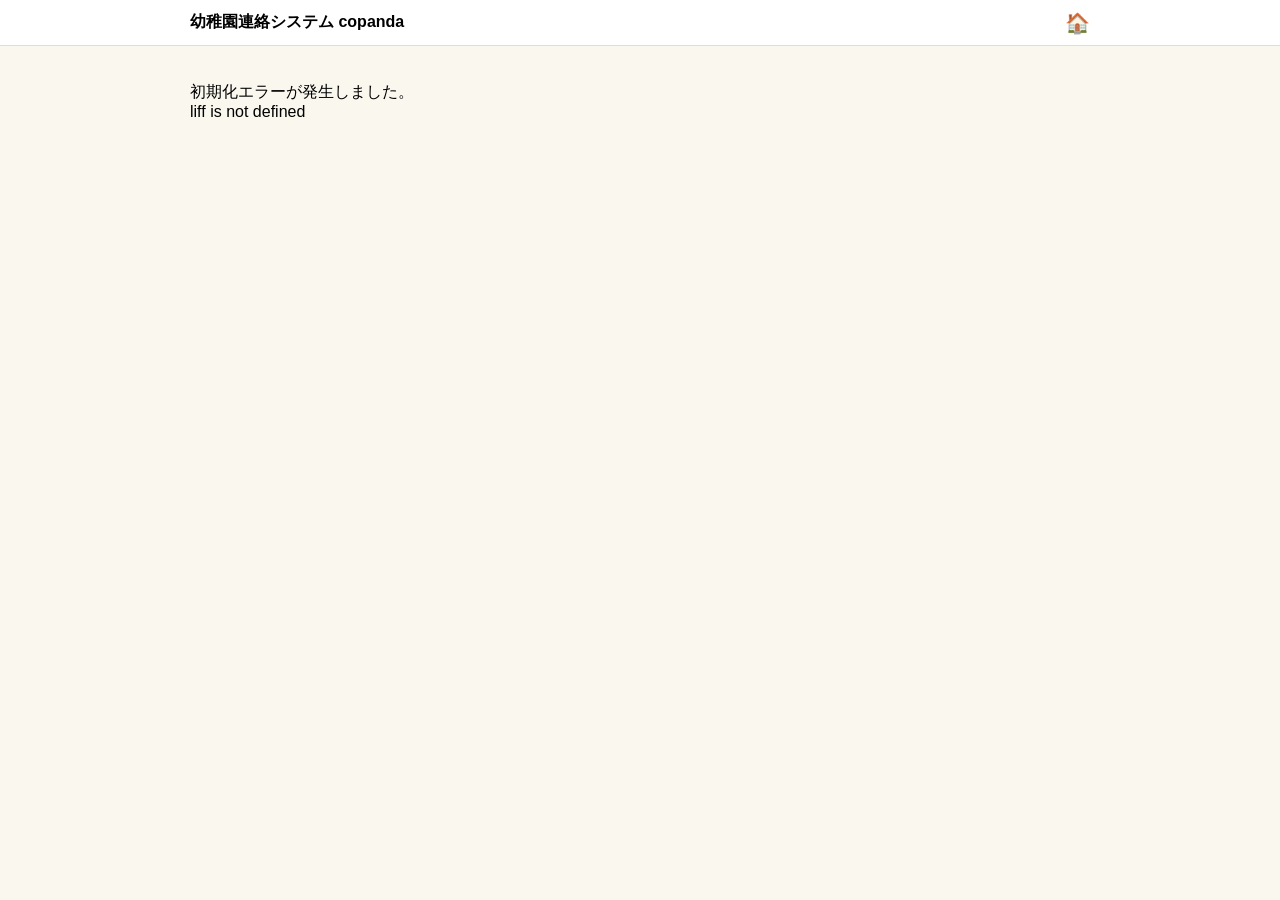
<file: index.html>
<!DOCTYPE html>
<html lang="ja">
<head>
    <meta charset="UTF-8" />
    <meta name="viewport" content="width=device-width, initial-scale=1.0">
    <title>幼稚園連絡サービス</title>

    <link rel="stylesheet" href="./css/base.css?v=3" />

    <script src="js/env.js"></script>
    <script src="https://static.line-scdn.net/liff/edge/versions/2.31.2/sdk.js"></script>
    <script src="js/app.js"></script>
    
</head>

<body>
  <header class="app-header">
    <div class="header-inner">
      <span class="app-title">幼稚園連絡システム copanda</span>
      <a href="index.html" class="home-link" aria-label="ホームへ戻る">🏠</a>
    </div>
  </header>

  <main class="page-container">

    <!-- 読み込み中 -->
    <div id="loading">
        <p>読み込み中...</p>
    </div>

    <!-- メニュー（初期は隠す） -->
    <div id="menu" style="display:none;">

        <h3 id="guardianName"></h3>
        <p>連絡内容を選択してください</p>

        <div class="menu-container">
            <a class="menu-btn" href="contact_form.html?type=欠席">欠席</a>
            <a class="menu-btn" href="contact_form.html?type=遅刻">遅刻</a>
            <a class="menu-btn" href="contact_form.html?type=早退">早退</a>
            <a class="menu-btn" href="contact_form.html?type=預かり保育">預かり保育</a>
            <a class="menu-btn" href="contact_form.html?type=長期">(長期休み)預かり保育</a>
            <a class="menu-btn" href="contact_form.html?type=園バス">バスキャンセル</a>
        </div>
        <hr/>
        <!-- ★ 本日以降の連絡一覧エリア -->
        <div id="upcomingBox" style="margin-top: 30px;">
            <h4>本日以降の連絡</h4>
            <ul id="contactList"></ul>
        </div>
        <a href="contact_list.html">連絡履歴を見る</a>

    </div>

</main>

</body>
</html>
</file>
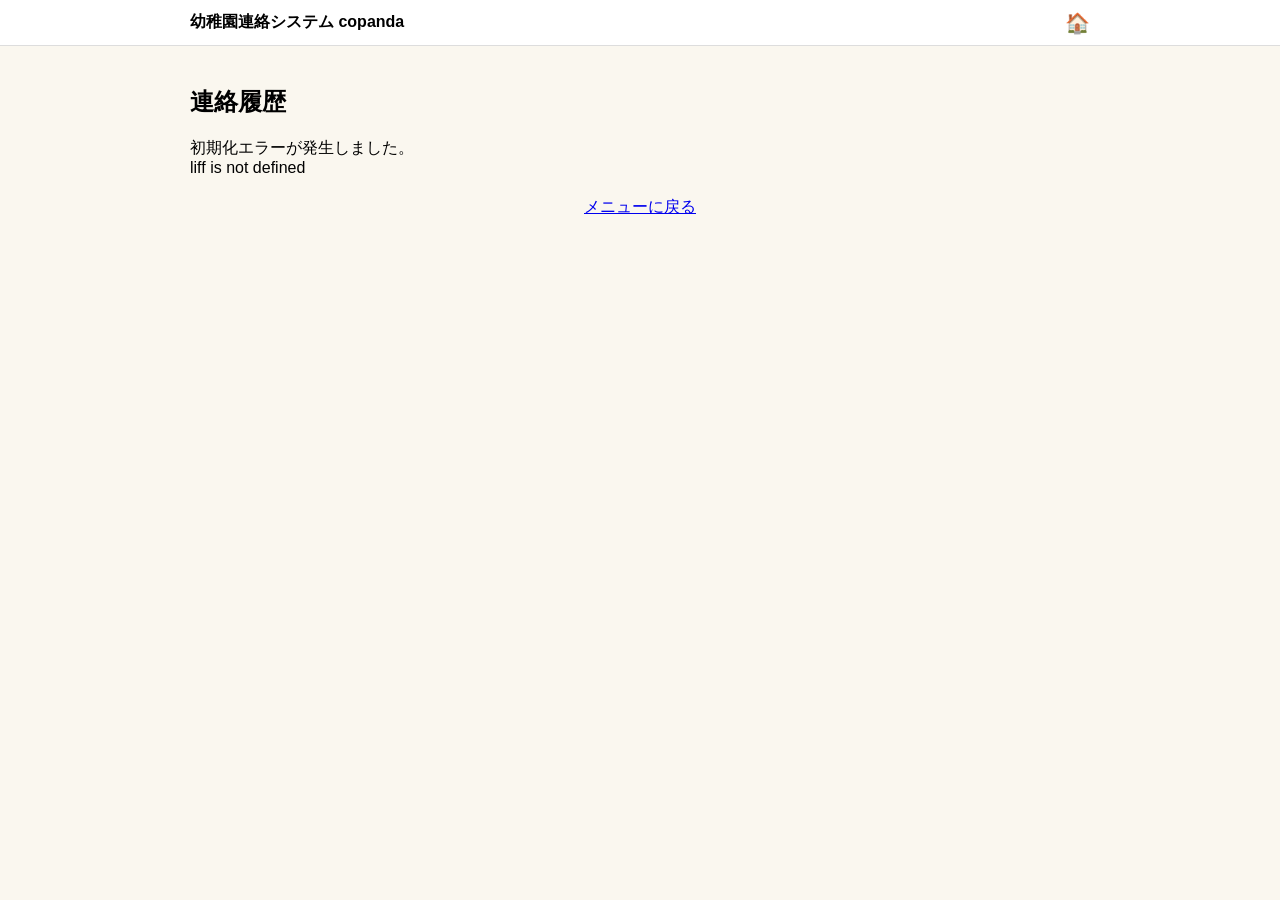
<file: contact_list.html>
<!DOCTYPE html>
<html lang="ja">
<head>
    <meta charset="UTF-8" />
    <meta name="viewport" content="width=device-width, initial-scale=1.0">
    <title>連絡履歴</title>

    <link rel="stylesheet" href="./css/base.css?v=3" />
    <script src="js/env.js"></script>
    <script src="https://static.line-scdn.net/liff/edge/versions/2.31.2/sdk.js"></script>
    <script src="js/app.js"></script>
</head>

<body>
  <header class="app-header">
    <div class="header-inner">
      <span class="app-title">幼稚園連絡システム copanda</span>
      <a href="index.html" class="home-link" aria-label="ホームへ戻る">🏠</a>
    </div>
  </header>
<main>
<div class="page-container">
<h2 class="page-title">連絡履歴</h2>
    <div id="loading">
        <p>読み込み中...</p>
    </div>

    <div id="historyBox" style="display:none;">
        <ul id="historyList"></ul>
    </div>

    <p style="text-align:center; margin-top:20px;">
        <a href="index.html">メニューに戻る</a>
    </p>

</div>
</main>

</body>
</html>
</file>
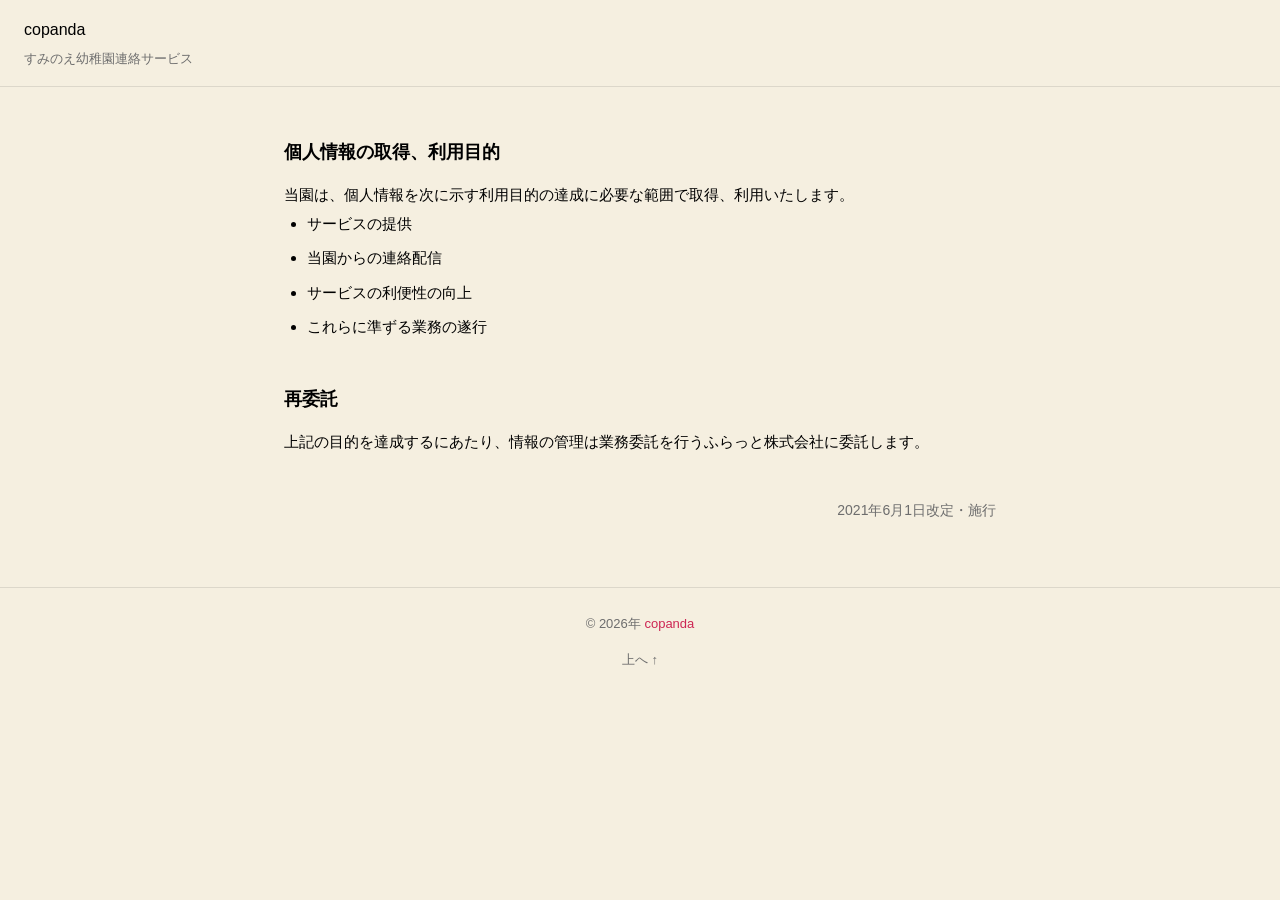
<file: privacy.html>
<!DOCTYPE html>
<html lang="ja">
<head>
  <meta charset="UTF-8">
  <meta name="viewport" content="width=device-width, initial-scale=1.0">
  <title>個人情報の利用目的 – copanda</title>
  <style>
    *, *::before, *::after { box-sizing: border-box; margin: 0; padding: 0; }

    body {
      background-color: #f5efe0;
      color: #000000;
      font-family: sans-serif;
      font-size: 16px;
      line-height: 1.8;
    }

    /* ヘッダー */
    #site-header {
      background-color: #f5efe0;
      border-bottom: 1px solid #dcd7ca;
      padding: 16px 24px;
    }
    .site-title a {
      font-size: 14px;
      font-weight: bold;
      color: #000000;
      text-decoration: none;
    }
    .site-description {
      font-size: 13px;
      color: #6d6d6d;
      margin-top: 2px;
    }

    /* メインコンテンツ */
    #site-content {
      max-width: 760px;
      margin: 0 auto;
      padding: 48px 24px 64px;
    }

    /* 個人情報本文 */
    #privacy {
      font-size: 15px;
      line-height: 1.9;
    }

    #privacy p.title {
      font-size: 18px;
      font-weight: bold;
      margin-top: 40px;
      margin-bottom: 12px;
      color: #000000;
    }

    #privacy > p.title:first-child {
      margin-top: 0;
    }

    #privacy ul {
      padding-left: 1.5em;
      margin-bottom: 12px;
    }

    #privacy ul li {
      margin-bottom: 6px;
    }

    #privacy p.right {
      text-align: right;
      margin-top: 40px;
      color: #6d6d6d;
      font-size: 14px;
    }

    /* フッター */
    #site-footer {
      border-top: 1px solid #dcd7ca;
      padding: 24px;
      text-align: center;
    }

    .footer-copyright {
      font-size: 13px;
      color: #6d6d6d;
    }

    .footer-copyright a {
      color: #cd2653;
      text-decoration: none;
    }

    .to-the-top {
      display: block;
      text-align: center;
      margin-top: 12px;
      font-size: 13px;
      color: #6d6d6d;
      text-decoration: none;
    }

    a { color: #cd2653; }
  </style>
</head>
<body>

  <header id="site-header">
    <div class="site-title">copanda</div>
    <div class="site-description">すみのえ幼稚園連絡サービス</div>
  </header>

  <main id="site-content">
    <div id="privacy">

      <p class="title">個人情報の取得、利用目的</p>
      当園は、個人情報を次に示す利用目的の達成に必要な範囲で取得、利用いたします。
      <ul>
        <li>サービスの提供</li>
        <li>当園からの連絡配信</li>
        <li>サービスの利便性の向上</li>
        <li>これらに準ずる業務の遂行</li>
      </ul>

      <p class="title">再委託</p>
      上記の目的を達成するにあたり、情報の管理は業務委託を行うふらっと株式会社に委託します。

      <p class="right">2021年6月1日改定・施行</p>
    </div>
  </main>

  <footer id="site-footer">
    <div class="section-inner">
      <p class="footer-copyright">&copy; 2026年 <a href="#">copanda</a></p>
      <a class="to-the-top" href="#site-header">上へ ↑</a>
    </div>
  </footer>

</body>
</html>
</file>
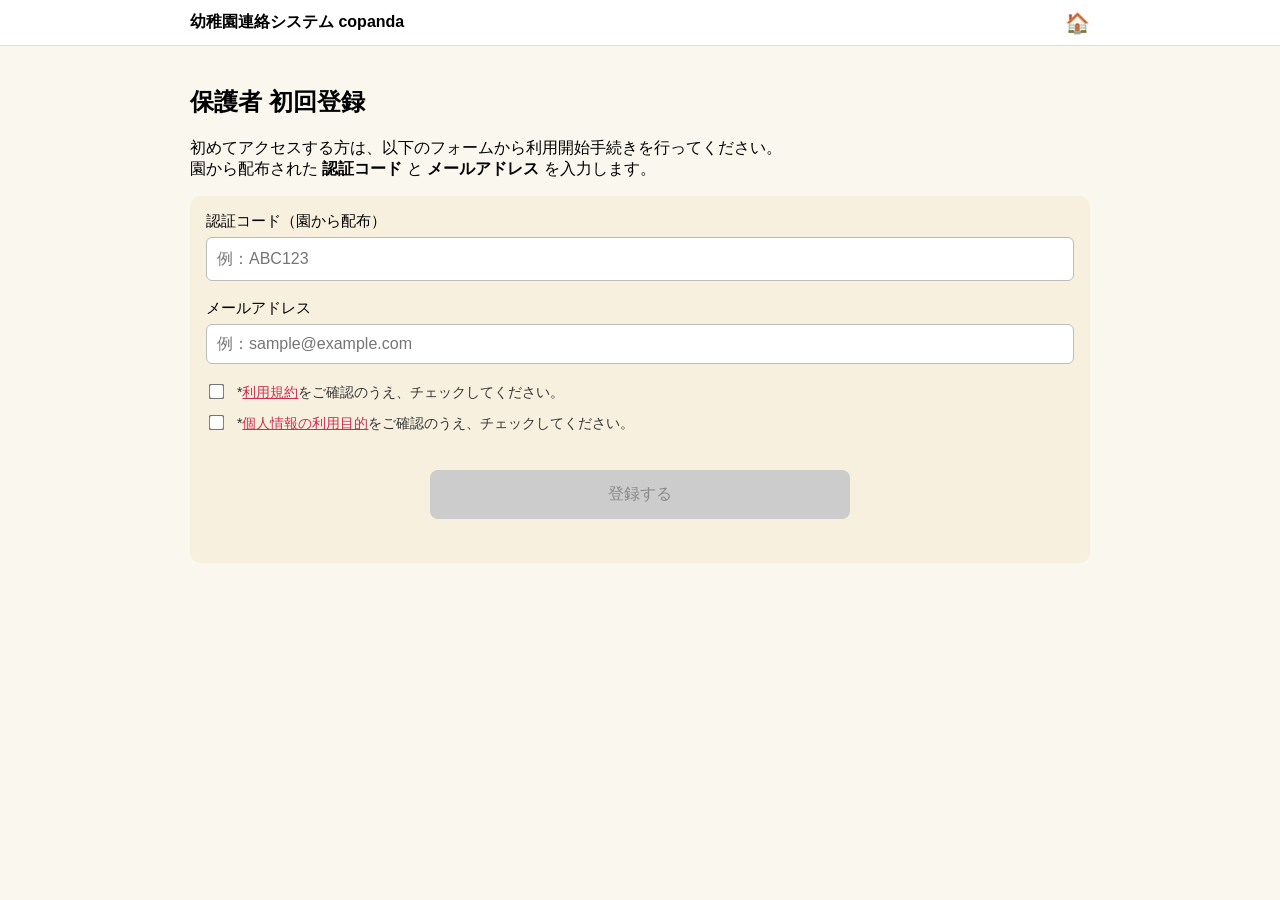
<file: register_guardian.html>
<!DOCTYPE html>
<html lang="ja">
<head>
  <meta charset="UTF-8" />
  <meta name="viewport" content="width=device-width, initial-scale=1.0">
  <title>保護者 初回登録</title>
  <link rel="stylesheet" href="./css/base.css" />
  <!-- LIFF SDK（直アクセス対策済み構成） -->
  <script src="js/env.js"></script>
  <script src="https://static.line-scdn.net/liff/edge/versions/2.31.2/sdk.js"></script>
  <script src="js/app.js"></script>
</head>
<body>
<header class="app-header">
  <div class="header-inner">
    <span class="app-title">幼稚園連絡システム copanda</span>
    <a href="index.html" class="home-link" aria-label="ホームへ戻る">🏠</a>
  </div>
</header>
<main class="page-container">
  <h2 class="page-title">保護者 初回登録</h2>
  <p>
    初めてアクセスする方は、以下のフォームから利用開始手続きを行ってください。<br>
    園から配布された <strong>認証コード</strong> と <strong>メールアドレス</strong> を入力します。
  </p>
  <section class="form-section">
    <div class="row">
      <label for="authCode">認証コード（園から配布）</label>
      <input
        type="text"
        id="authCode"
        placeholder="例：ABC123"
        autocomplete="one-time-code"
      />
    </div>
    <div class="row">
      <label for="email">メールアドレス</label>
      <input
        type="email"
        id="email"
        placeholder="例：sample@example.com"
        autocomplete="email"
      />
    </div>
    <div class="row">
      <div class="checkbox-row">
        <input type="checkbox" id="agreeTerms" />
        <label for="agreeTerms">
          *<a href="./terms.html" target="_blank">利用規約</a>をご確認のうえ、チェックしてください。
        </label>
      </div>
      <div class="checkbox-row">
        <input type="checkbox" id="agreePrivacy" />
        <label for="agreePrivacy">
          *<a href="./privacy.html" target="_blank">個人情報の利用目的</a>をご確認のうえ、チェックしてください。
        </label>
      </div>
    </div>
    <div class="btn-row">
      <button id="btnRegister" class="menu-btn">
        登録する
      </button>
    </div>
    <p id="msg" aria-live="polite"></p>
  </section>
</main>
<script>
  // チェックボックス未チェック時に登録ボタンを無効化
  const agreeTerms = document.getElementById("agreeTerms");
  const agreePrivacy = document.getElementById("agreePrivacy");
  const btnRegister = document.getElementById("btnRegister");

  function updateButtonState() {
    btnRegister.disabled = !(agreeTerms.checked && agreePrivacy.checked);
  }

  agreeTerms.addEventListener("change", updateButtonState);
  agreePrivacy.addEventListener("change", updateButtonState);

  // 初期状態はボタン無効
  updateButtonState();
</script>
</body>
</html>
</file>
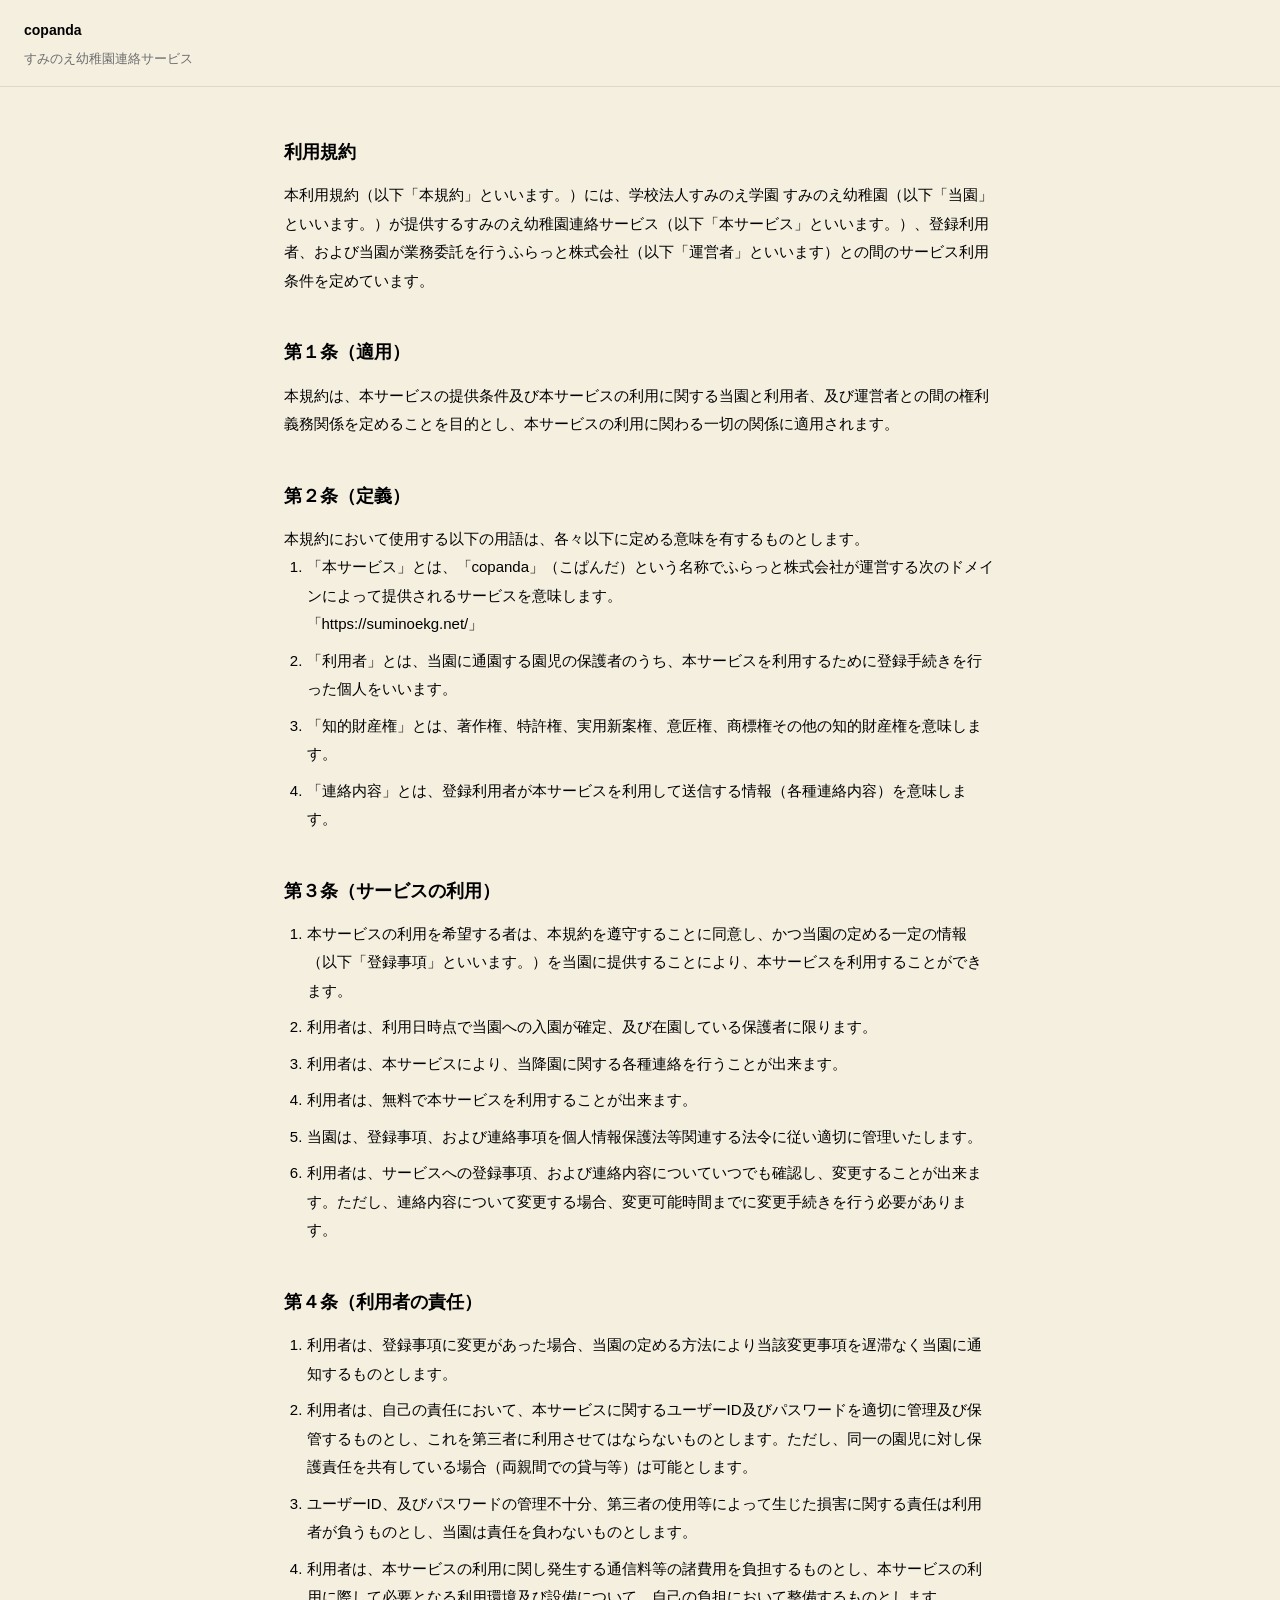
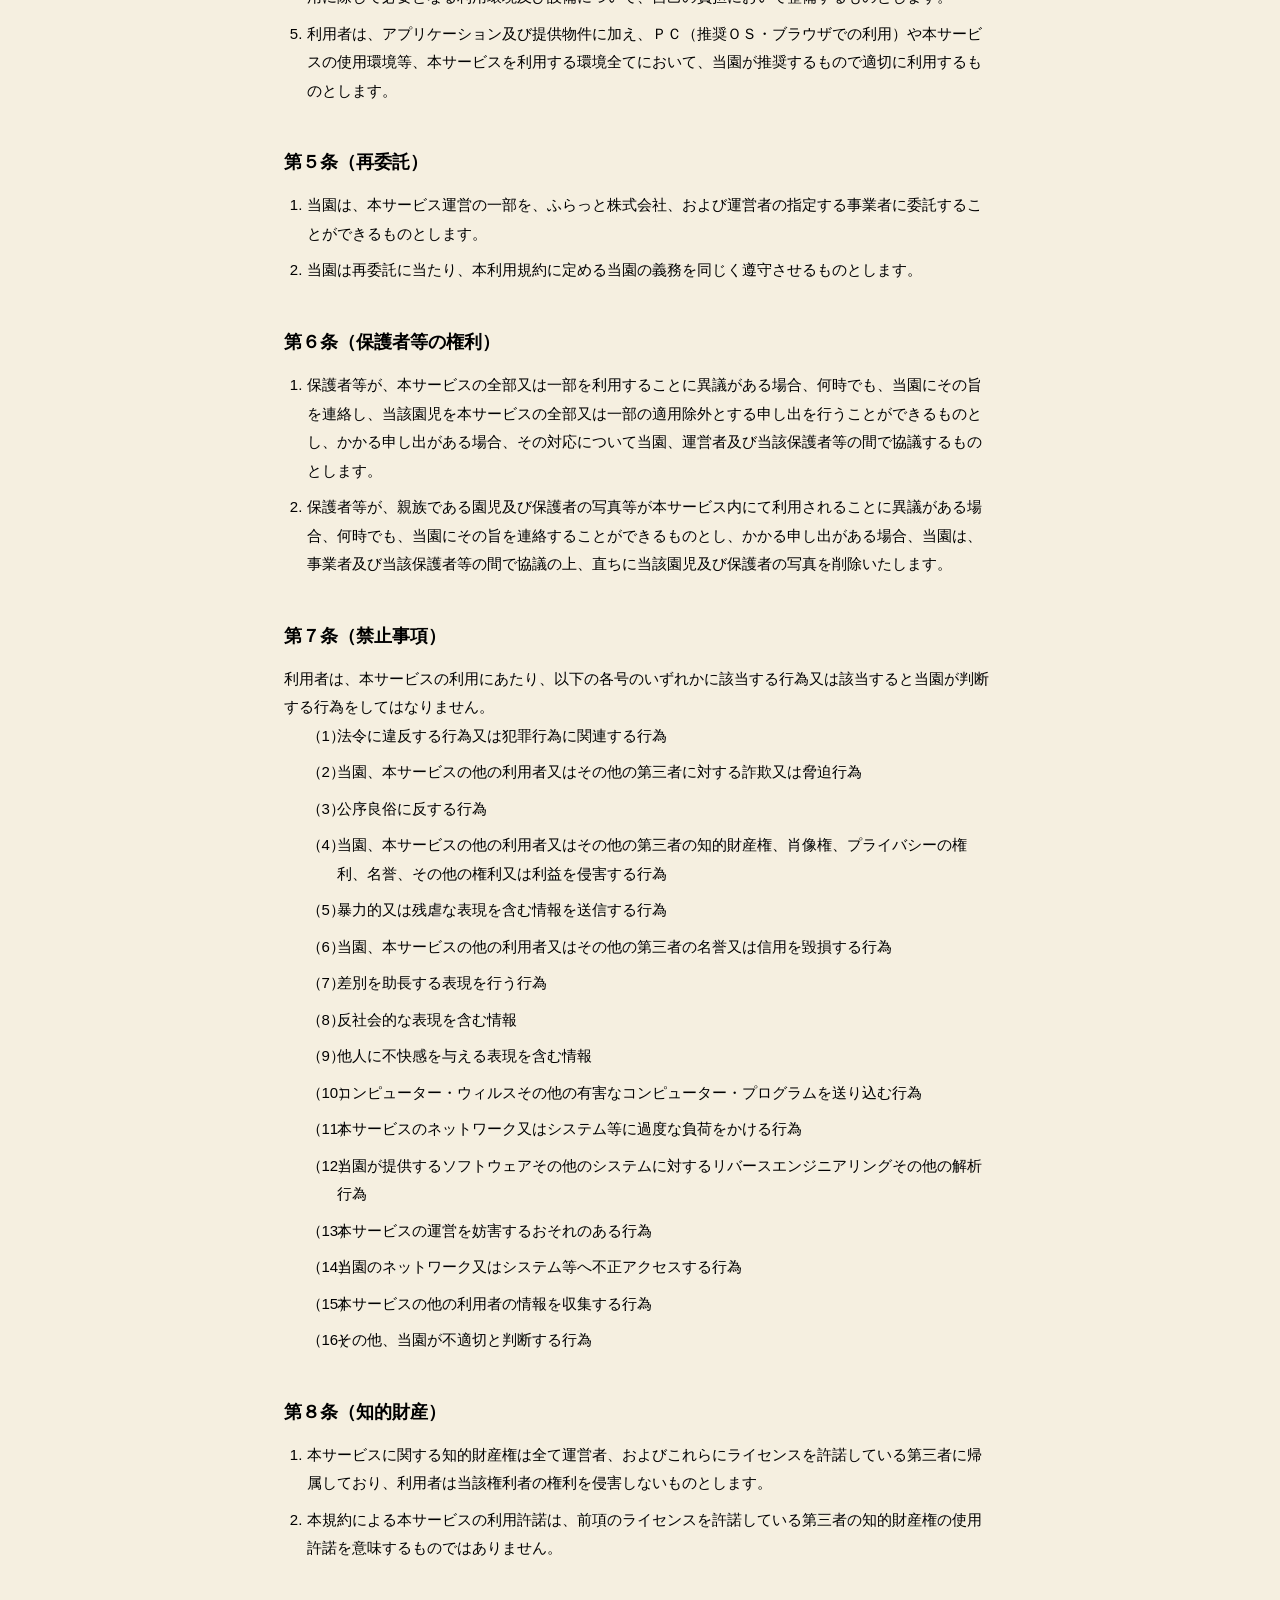
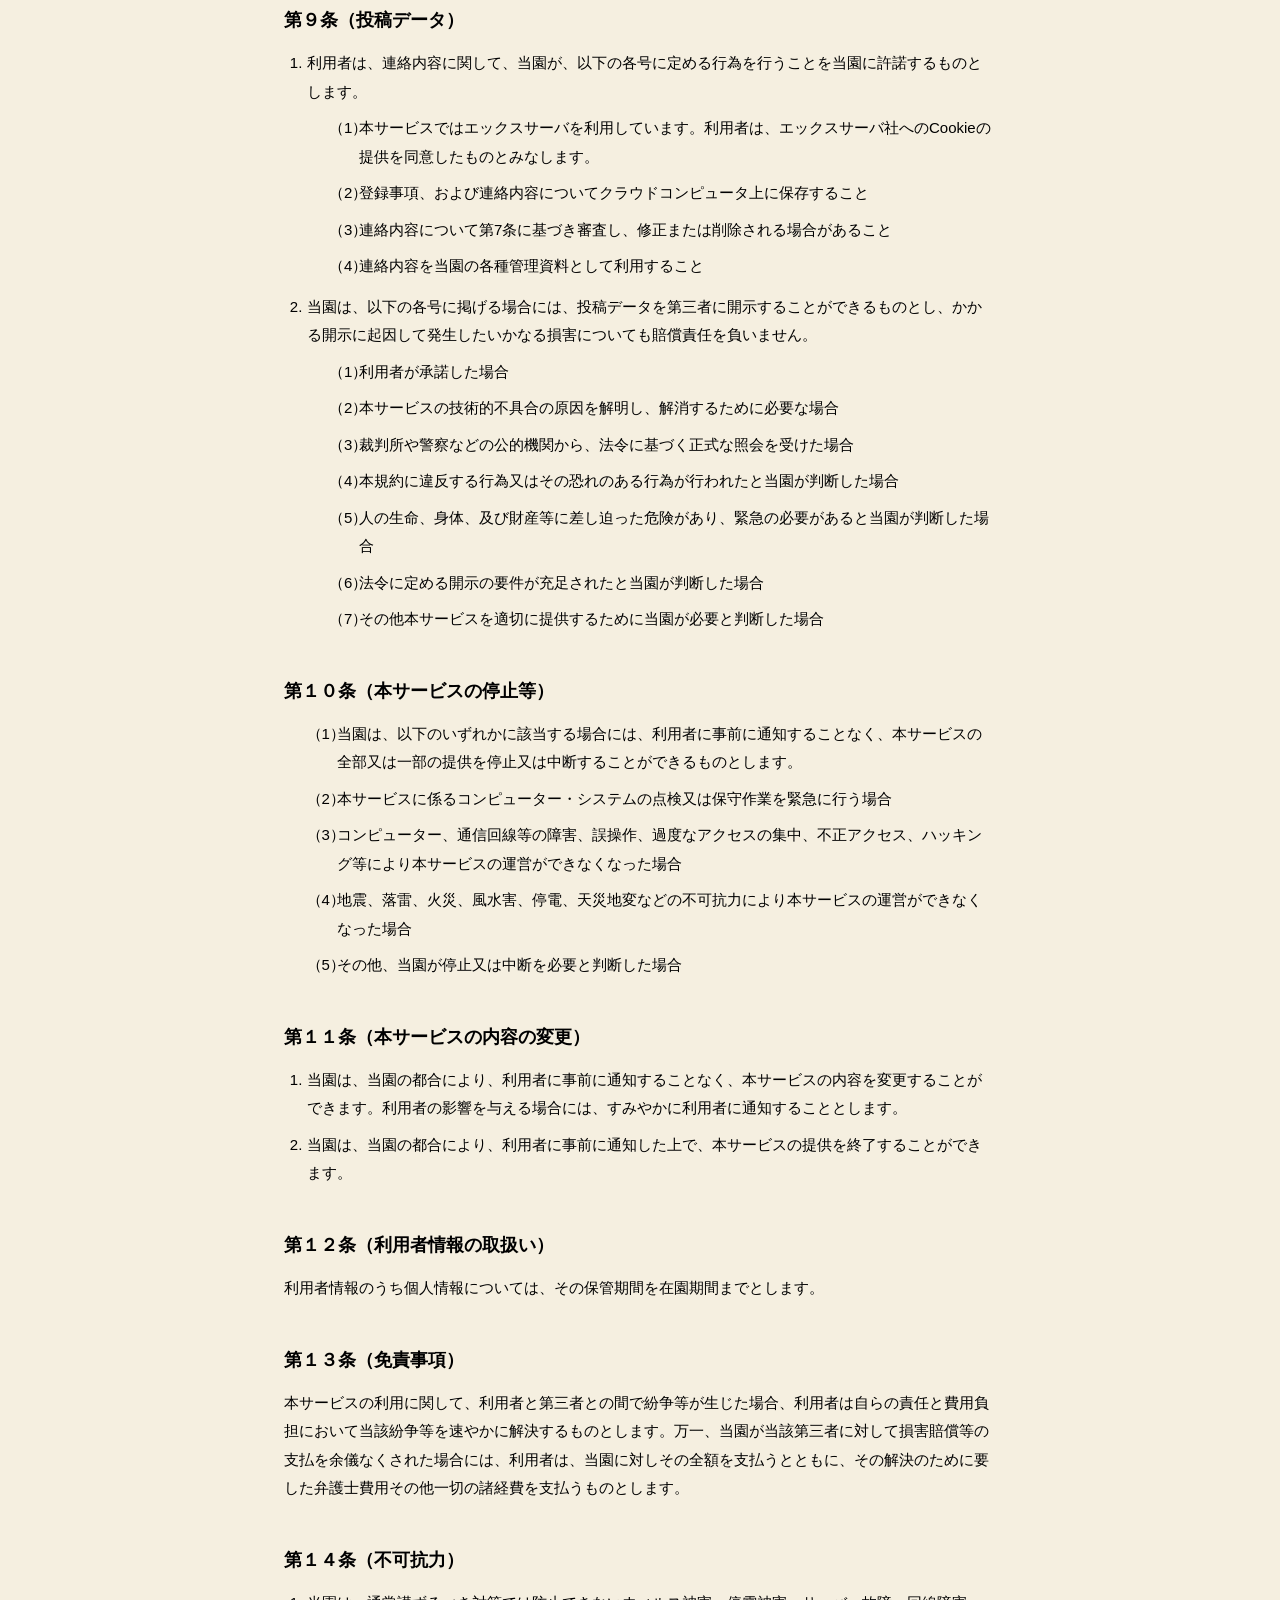
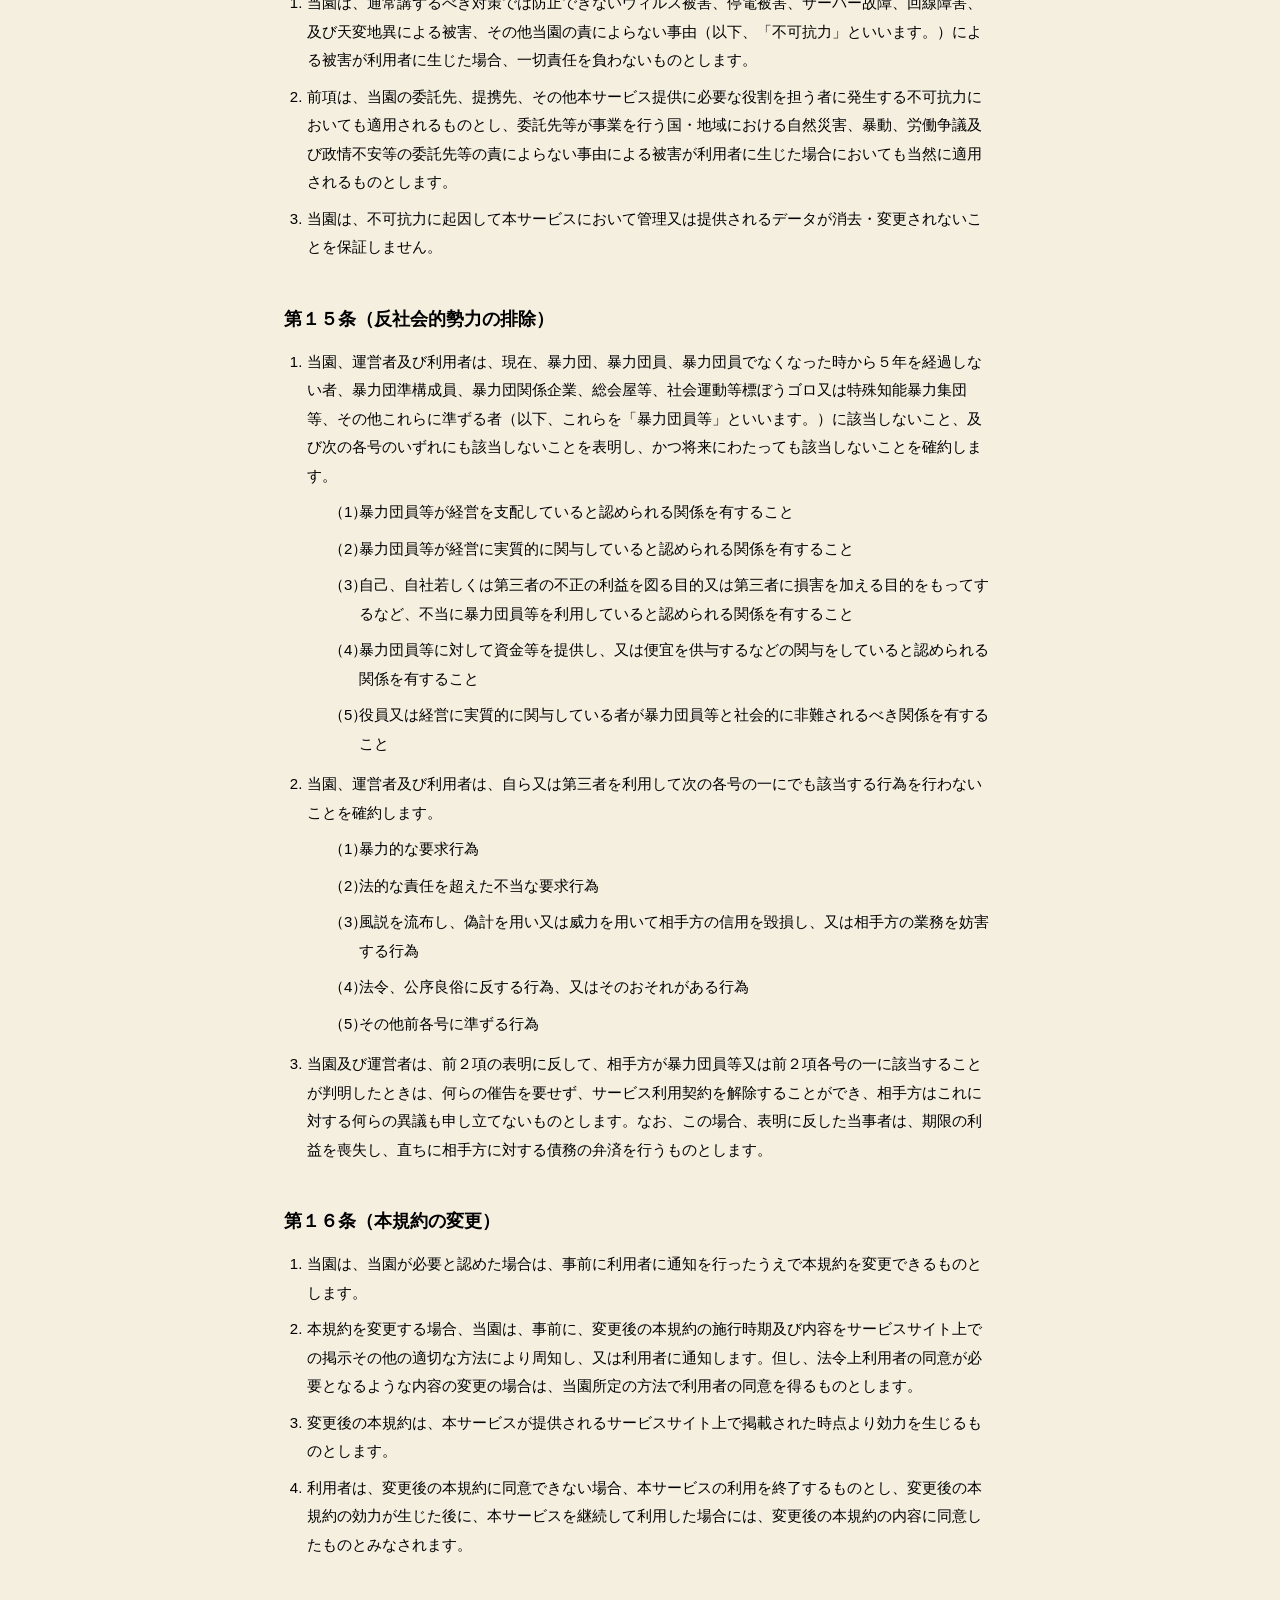
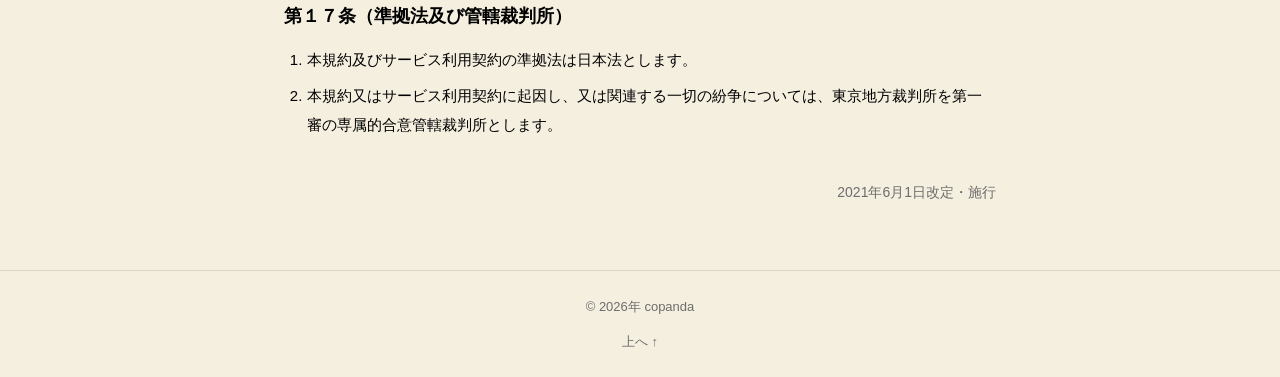
<file: terms.html>
<!DOCTYPE html>
<html lang="ja">
<head>
  <meta charset="UTF-8">
  <meta name="viewport" content="width=device-width, initial-scale=1.0">
  <title>利用規約 – copanda</title>
  <style>
    *, *::before, *::after { box-sizing: border-box; margin: 0; padding: 0; }

    body {
      background-color: #f5efe0;
      color: #000000;
      font-family: sans-serif;
      font-size: 16px;
      line-height: 1.8;
    }

    /* ヘッダー */
    #site-header {
      background-color: #f5efe0;
      border-bottom: 1px solid #dcd7ca;
      padding: 16px 24px;
    }
    .site-title a {
      font-size: 14px;
      font-weight: bold;
      color: #000000;
      text-decoration: none;
    }
    .site-description {
      font-size: 13px;
      color: #6d6d6d;
      margin-top: 2px;
    }

    /* メインコンテンツ */
    #site-content {
      max-width: 760px;
      margin: 0 auto;
      padding: 48px 24px 64px;
    }

    /* 利用規約本文 */
    #terms_of_use {
      font-size: 15px;
      line-height: 1.9;
    }

    #terms_of_use p.title {
      font-size: 18px;
      font-weight: bold;
      margin-top: 40px;
      margin-bottom: 12px;
      color: #000000;
    }

    #terms_of_use > p.title:first-child {
      margin-top: 0;
    }

    #terms_of_use ol {
      padding-left: 1.5em;
      margin-bottom: 12px;
    }

    #terms_of_use ol li {
      margin-bottom: 8px;
    }

    #terms_of_use ol.kakko {
      list-style: none;
      padding-left: 1.5em;
      counter-reset: kakko-counter;
    }

    #terms_of_use ol.kakko > li {
      counter-increment: kakko-counter;
      position: relative;
      padding-left: 2em;
    }

    #terms_of_use ol.kakko > li::before {
      content: "（" counter(kakko-counter) "）";
      position: absolute;
      left: 0;
    }

    #terms_of_use ol ol {
      margin-top: 8px;
    }

    #terms_of_use p.right {
      text-align: right;
      margin-top: 40px;
      color: #6d6d6d;
      font-size: 14px;
    }

    /* フッター */
    #site-footer {
      border-top: 1px solid #dcd7ca;
      padding: 24px;
      text-align: center;
    }

    .footer-copyright {
      font-size: 13px;
      color: #6d6d6d;
    }

    .footer-copyright a {
      color: #cd2653;
      text-decoration: none;
    }

    .to-the-top {
      display: block;
      text-align: center;
      margin-top: 12px;
      font-size: 13px;
      color: #6d6d6d;
      text-decoration: none;
    }

    a { color: #cd2653; }
  </style>
</head>
<body>

  <header id="site-header">
    <div class="site-title"><a href="#">copanda</a></div>
    <div class="site-description">すみのえ幼稚園連絡サービス</div>
  </header>

  <main id="site-content">
    <div id="terms_of_use">

      <p class="title">利用規約</p>
      本利用規約（以下「本規約」といいます。）には、学校法人すみのえ学園 すみのえ幼稚園（以下「当園」といいます。）が提供するすみのえ幼稚園連絡サービス（以下「本サービス」といいます。）、登録利用者、および当園が業務委託を行うふらっと株式会社（以下「運営者」といいます）との間のサービス利用条件を定めています。

      <p class="title">第１条（適用）</p>
      本規約は、本サービスの提供条件及び本サービスの利用に関する当園と利用者、及び運営者との間の権利義務関係を定めることを目的とし、本サービスの利用に関わる一切の関係に適用されます。

      <p class="title">第２条（定義）</p>
      本規約において使用する以下の用語は、各々以下に定める意味を有するものとします。
      <ol>
        <li>「本サービス」とは、「copanda」（こぱんだ）という名称でふらっと株式会社が運営する次のドメインによって提供されるサービスを意味します。<br>「https://suminoekg.net/」</li>
        <li>「利用者」とは、当園に通園する園児の保護者のうち、本サービスを利用するために登録手続きを行った個人をいいます。</li>
        <li>「知的財産権」とは、著作権、特許権、実用新案権、意匠権、商標権その他の知的財産権を意味します。</li>
        <li>「連絡内容」とは、登録利用者が本サービスを利用して送信する情報（各種連絡内容）を意味します。</li>
      </ol>

      <p class="title">第３条（サービスの利用）</p>
      <ol>
        <li>本サービスの利用を希望する者は、本規約を遵守することに同意し、かつ当園の定める一定の情報（以下「登録事項」といいます。）を当園に提供することにより、本サービスを利用することができます。</li>
        <li>利用者は、利用日時点で当園への入園が確定、及び在園している保護者に限ります。</li>
        <li>利用者は、本サービスにより、当降園に関する各種連絡を行うことが出来ます。</li>
        <li>利用者は、無料で本サービスを利用することが出来ます。</li>
        <li>当園は、登録事項、および連絡事項を個人情報保護法等関連する法令に従い適切に管理いたします。</li>
        <li>利用者は、サービスへの登録事項、および連絡内容についていつでも確認し、変更することが出来ます。ただし、連絡内容について変更する場合、変更可能時間までに変更手続きを行う必要があります。</li>
      </ol>

      <p class="title">第４条（利用者の責任）</p>
      <ol>
        <li>利用者は、登録事項に変更があった場合、当園の定める方法により当該変更事項を遅滞なく当園に通知するものとします。</li>
        <li>利用者は、自己の責任において、本サービスに関するユーザーID及びパスワードを適切に管理及び保管するものとし、これを第三者に利用させてはならないものとします。ただし、同一の園児に対し保護責任を共有している場合（両親間での貸与等）は可能とします。</li>
        <li>ユーザーID、及びパスワードの管理不十分、第三者の使用等によって生じた損害に関する責任は利用者が負うものとし、当園は責任を負わないものとします。</li>
        <li>利用者は、本サービスの利用に関し発生する通信料等の諸費用を負担するものとし、本サービスの利用に際して必要となる利用環境及び設備について、自己の負担において整備するものとします。</li>
        <li>利用者は、アプリケーション及び提供物件に加え、ＰＣ（推奨ＯＳ・ブラウザでの利用）や本サービスの使用環境等、本サービスを利用する環境全てにおいて、当園が推奨するもので適切に利用するものとします。</li>
      </ol>

      <p class="title">第５条（再委託）</p>
      <ol>
        <li>当園は、本サービス運営の一部を、ふらっと株式会社、および運営者の指定する事業者に委託することができるものとします。</li>
        <li>当園は再委託に当たり、本利用規約に定める当園の義務を同じく遵守させるものとします。</li>
      </ol>

      <p class="title">第６条（保護者等の権利）</p>
      <ol>
        <li>保護者等が、本サービスの全部又は一部を利用することに異議がある場合、何時でも、当園にその旨を連絡し、当該園児を本サービスの全部又は一部の適用除外とする申し出を行うことができるものとし、かかる申し出がある場合、その対応について当園、運営者及び当該保護者等の間で協議するものとします。</li>
        <li>保護者等が、親族である園児及び保護者の写真等が本サービス内にて利用されることに異議がある場合、何時でも、当園にその旨を連絡することができるものとし、かかる申し出がある場合、当園は、事業者及び当該保護者等の間で協議の上、直ちに当該園児及び保護者の写真を削除いたします。</li>
      </ol>

      <p class="title">第７条（禁止事項）</p>
      利用者は、本サービスの利用にあたり、以下の各号のいずれかに該当する行為又は該当すると当園が判断する行為をしてはなりません。
      <ol class="kakko">
        <li>法令に違反する行為又は犯罪行為に関連する行為</li>
        <li>当園、本サービスの他の利用者又はその他の第三者に対する詐欺又は脅迫行為</li>
        <li>公序良俗に反する行為</li>
        <li>当園、本サービスの他の利用者又はその他の第三者の知的財産権、肖像権、プライバシーの権利、名誉、その他の権利又は利益を侵害する行為</li>
        <li>暴力的又は残虐な表現を含む情報を送信する行為</li>
        <li>当園、本サービスの他の利用者又はその他の第三者の名誉又は信用を毀損する行為</li>
        <li>差別を助長する表現を行う行為</li>
        <li>反社会的な表現を含む情報</li>
        <li>他人に不快感を与える表現を含む情報</li>
        <li>コンピューター・ウィルスその他の有害なコンピューター・プログラムを送り込む行為</li>
        <li>本サービスのネットワーク又はシステム等に過度な負荷をかける行為</li>
        <li>当園が提供するソフトウェアその他のシステムに対するリバースエンジニアリングその他の解析行為</li>
        <li>本サービスの運営を妨害するおそれのある行為</li>
        <li>当園のネットワーク又はシステム等へ不正アクセスする行為</li>
        <li>本サービスの他の利用者の情報を収集する行為</li>
        <li>その他、当園が不適切と判断する行為</li>
      </ol>

      <p class="title">第８条（知的財産）</p>
      <ol>
        <li>本サービスに関する知的財産権は全て運営者、およびこれらにライセンスを許諾している第三者に帰属しており、利用者は当該権利者の権利を侵害しないものとします。</li>
        <li>本規約による本サービスの利用許諾は、前項のライセンスを許諾している第三者の知的財産権の使用許諾を意味するものではありません。</li>
      </ol>

      <p class="title">第９条（投稿データ）</p>
      <ol>
        <li>利用者は、連絡内容に関して、当園が、以下の各号に定める行為を行うことを当園に許諾するものとします。
          <ol class="kakko">
            <li>本サービスではエックスサーバを利用しています。利用者は、エックスサーバ社へのCookieの提供を同意したものとみなします。</li>
            <li>登録事項、および連絡内容についてクラウドコンピュータ上に保存すること</li>
            <li>連絡内容について第7条に基づき審査し、修正または削除される場合があること</li>
            <li>連絡内容を当園の各種管理資料として利用すること</li>
          </ol>
        </li>
        <li>当園は、以下の各号に掲げる場合には、投稿データを第三者に開示することができるものとし、かかる開示に起因して発生したいかなる損害についても賠償責任を負いません。
          <ol class="kakko">
            <li>利用者が承諾した場合</li>
            <li>本サービスの技術的不具合の原因を解明し、解消するために必要な場合</li>
            <li>裁判所や警察などの公的機関から、法令に基づく正式な照会を受けた場合</li>
            <li>本規約に違反する行為又はその恐れのある行為が行われたと当園が判断した場合</li>
            <li>人の生命、身体、及び財産等に差し迫った危険があり、緊急の必要があると当園が判断した場合</li>
            <li>法令に定める開示の要件が充足されたと当園が判断した場合</li>
            <li>その他本サービスを適切に提供するために当園が必要と判断した場合</li>
          </ol>
        </li>
      </ol>

      <p class="title">第１０条（本サービスの停止等）</p>
      <ol class="kakko">
        <li>当園は、以下のいずれかに該当する場合には、利用者に事前に通知することなく、本サービスの全部又は一部の提供を停止又は中断することができるものとします。</li>
        <li>本サービスに係るコンピューター・システムの点検又は保守作業を緊急に行う場合</li>
        <li>コンピューター、通信回線等の障害、誤操作、過度なアクセスの集中、不正アクセス、ハッキング等により本サービスの運営ができなくなった場合</li>
        <li>地震、落雷、火災、風水害、停電、天災地変などの不可抗力により本サービスの運営ができなくなった場合</li>
        <li>その他、当園が停止又は中断を必要と判断した場合</li>
      </ol>

      <p class="title">第１１条（本サービスの内容の変更）</p>
      <ol>
        <li>当園は、当園の都合により、利用者に事前に通知することなく、本サービスの内容を変更することができます。利用者の影響を与える場合には、すみやかに利用者に通知することとします。</li>
        <li>当園は、当園の都合により、利用者に事前に通知した上で、本サービスの提供を終了することができます。</li>
      </ol>

      <p class="title">第１２条（利用者情報の取扱い）</p>
      利用者情報のうち個人情報については、その保管期間を在園期間までとします。

      <p class="title">第１３条（免責事項）</p>
      本サービスの利用に関して、利用者と第三者との間で紛争等が生じた場合、利用者は自らの責任と費用負担において当該紛争等を速やかに解決するものとします。万一、当園が当該第三者に対して損害賠償等の支払を余儀なくされた場合には、利用者は、当園に対しその全額を支払うとともに、その解決のために要した弁護士費用その他一切の諸経費を支払うものとします。

      <p class="title">第１４条（不可抗力）</p>
      <ol>
        <li>当園は、通常講ずるべき対策では防止できないウィルス被害、停電被害、サーバー故障、回線障害、及び天変地異による被害、その他当園の責によらない事由（以下、「不可抗力」といいます。）による被害が利用者に生じた場合、一切責任を負わないものとします。</li>
        <li>前項は、当園の委託先、提携先、その他本サービス提供に必要な役割を担う者に発生する不可抗力においても適用されるものとし、委託先等が事業を行う国・地域における自然災害、暴動、労働争議及び政情不安等の委託先等の責によらない事由による被害が利用者に生じた場合においても当然に適用されるものとします。</li>
        <li>当園は、不可抗力に起因して本サービスにおいて管理又は提供されるデータが消去・変更されないことを保証しません。</li>
      </ol>

      <p class="title">第１５条（反社会的勢力の排除）</p>
      <ol>
        <li>当園、運営者及び利用者は、現在、暴力団、暴力団員、暴力団員でなくなった時から５年を経過しない者、暴力団準構成員、暴力団関係企業、総会屋等、社会運動等標ぼうゴロ又は特殊知能暴力集団等、その他これらに準ずる者（以下、これらを「暴力団員等」といいます。）に該当しないこと、及び次の各号のいずれにも該当しないことを表明し、かつ将来にわたっても該当しないことを確約します。
          <ol class="kakko">
            <li>暴力団員等が経営を支配していると認められる関係を有すること</li>
            <li>暴力団員等が経営に実質的に関与していると認められる関係を有すること</li>
            <li>自己、自社若しくは第三者の不正の利益を図る目的又は第三者に損害を加える目的をもってするなど、不当に暴力団員等を利用していると認められる関係を有すること</li>
            <li>暴力団員等に対して資金等を提供し、又は便宜を供与するなどの関与をしていると認められる関係を有すること</li>
            <li>役員又は経営に実質的に関与している者が暴力団員等と社会的に非難されるべき関係を有すること</li>
          </ol>
        </li>
        <li>当園、運営者及び利用者は、自ら又は第三者を利用して次の各号の一にでも該当する行為を行わないことを確約します。
          <ol class="kakko">
            <li>暴力的な要求行為</li>
            <li>法的な責任を超えた不当な要求行為</li>
            <li>風説を流布し、偽計を用い又は威力を用いて相手方の信用を毀損し、又は相手方の業務を妨害する行為</li>
            <li>法令、公序良俗に反する行為、又はそのおそれがある行為</li>
            <li>その他前各号に準ずる行為</li>
          </ol>
        </li>
        <li>当園及び運営者は、前２項の表明に反して、相手方が暴力団員等又は前２項各号の一に該当することが判明したときは、何らの催告を要せず、サービス利用契約を解除することができ、相手方はこれに対する何らの異議も申し立てないものとします。なお、この場合、表明に反した当事者は、期限の利益を喪失し、直ちに相手方に対する債務の弁済を行うものとします。</li>
      </ol>

      <p class="title">第１６条（本規約の変更）</p>
      <ol>
        <li>当園は、当園が必要と認めた場合は、事前に利用者に通知を行ったうえで本規約を変更できるものとします。</li>
        <li>本規約を変更する場合、当園は、事前に、変更後の本規約の施行時期及び内容をサービスサイト上での掲示その他の適切な方法により周知し、又は利用者に通知します。但し、法令上利用者の同意が必要となるような内容の変更の場合は、当園所定の方法で利用者の同意を得るものとします。</li>
        <li>変更後の本規約は、本サービスが提供されるサービスサイト上で掲載された時点より効力を生じるものとします。</li>
        <li>利用者は、変更後の本規約に同意できない場合、本サービスの利用を終了するものとし、変更後の本規約の効力が生じた後に、本サービスを継続して利用した場合には、変更後の本規約の内容に同意したものとみなされます。</li>
      </ol>

      <p class="title">第１７条（準拠法及び管轄裁判所）</p>
      <ol>
        <li>本規約及びサービス利用契約の準拠法は日本法とします。</li>
        <li>本規約又はサービス利用契約に起因し、又は関連する一切の紛争については、東京地方裁判所を第一審の専属的合意管轄裁判所とします。</li>
      </ol>

      <p class="right">2021年6月1日改定・施行</p>
    </div>
  </main>

  <footer id="site-footer">
    <div class="section-inner">
      <p class="footer-copyright">&copy; 2026年 copanda</p>
      <a class="to-the-top" href="#site-header">上へ ↑</a>
    </div>
  </footer>

</body>
</html>
</file>
<file: css/base.css>
/* ================================
   基本デザイン（共通）
================================ */
body {
  font-family: sans-serif;
  background: #faf7ef;
  margin: 0;
}

.page-title {
  text-align: center;
}
/* ================================
   共通ヘッダー
================================ */
.app-header {
  position: sticky;
  top: 0;
  z-index: 100;
  background: #fff;
  border-bottom: 1px solid #ddd;
}

.header-inner {
  max-width: 900px;
  margin: 0 auto;
  padding: 12px 20px;
  display: flex;
  align-items: center;
  justify-content: space-between;
}

.app-title {
  font-size: 16px;
  font-weight: bold;
}

.home-link {
  font-size: 20px;     /* アイコンサイズ */
  text-decoration: none;
  color: #c93056;
  line-height: 1;
}
/* ================================
   メニュー共通ボタン
================================ */
.menu-btn {
  display: block;
  width: 100%;
  max-width: 380px;
  padding: 14px 16px;
  background: #c93056;
  color: white;
  text-align: center;
  border-radius: 8px;
  text-decoration: none;
  box-sizing: border-box;
  font-size: 16px;
  margin: 0 auto 12px auto;
  border: none;
  cursor: pointer;
}

/* disabled（2重送信防止・チェックボックス未確認） */
.menu-btn:disabled {
  background: #ccc;
  color: #888;
  cursor: not-allowed;
}

/* ================================
   戻る・送信ボタン配置
================================ */
.btn-row {
  display: flex;
  gap: 12px;
  margin-top: 24px;
}

/* 戻るボタン（補助） */
.btn-back {
  background: #f0f0f0;
  color: #555;
  border: 1px solid #ccc;
}

.btn-back:hover {
  background: #e6e6e6;
}

/* ================================
   レイアウト（メニュー画面）
================================ */
.menu-container {
  display: flex;
  flex-wrap: wrap;
  justify-content: center;
  gap: 20px;
  margin: 0 auto;
  max-width: 900px;
}
/* ================================
   ページ共通レイアウト
================================ */
.page-container {
  max-width: 900px;
  margin: 0 auto;
  padding: 20px;
}

/* PCでも中央揃え */
.page-container h2,
.page-container h3,
.page-container .history {
  text-align: left;
}

/* スマホ */
@media screen and (max-width: 767px) {
  .page-container {
    padding: 16px;
  }

  .app-title {
    font-size: 15px;
  }

  .menu-container {
    display: block;
    text-align: center;
  }
   
  .btn-row {
    flex-direction: column;
  }
   
  .form-section button,
  #cancelArea button,
  #actionArea button {
    margin-top: 16px;
  }

}

/* PC */
@media screen and (min-width: 768px) {
  .menu-btn {
    max-width: 420px;
  }
}

/* ================================
   連絡一覧（スマホ誤タップ防止）
================================ */
#contactList li {
  list-style: none;
  margin-bottom: 0px;
}

.contact-row {
  display: flex;
  align-items: center;
  gap: 0px;

  width: 100%;
  min-height: 40px;
  padding: 6px 6px;

  box-sizing: border-box;
  border-radius: 8px;

  text-decoration: none;
  color: #1a73e8;

  white-space: nowrap;
}

.contact-row:hover {
  background: #f5f5f5;
}

.contact-row:active {
  background: #eaeaea;
}

.contact-row:focus-visible {
  outline: 2px solid #c93056;
  outline-offset: 2px;
}

.contact-text {
  flex: 1;
  overflow: hidden;
  text-overflow: ellipsis;
  color: #333;
}

.contact-type {
  flex-shrink: 0;
  font-weight: bold;
}

/* ================================
   フォーム共通
================================ */
.form-section {
  background: #f7f0df;
  padding: 16px;
  border-radius: 10px;
  margin-bottom: 20px;
}

.form-section .row {
  margin-bottom: 18px;
}

.form-section label {
  display: block;
  font-size: 15px;
  margin-bottom: 6px;
}
/* フォーム内ボタンの縦余白 */
.form-section button,
#cancelArea button,
#actionArea button {
  margin-top: 12px;
}

/* ================================
   入力欄（スマホ最適化）
================================ */
input[type="text"],
input[type="date"],
input[type="email"],
select,
textarea {
  width: 100%;
  font-size: 16px;          /* iOSズーム防止 */
  padding: 10px;
  border-radius: 6px;
  border: 1px solid #bbb;
  box-sizing: border-box;
  background: #fff;
}

/* select / input 高さ */
input[type="text"],
input[type="date"],
select {
  height: 44px;             /* タップしやすさ */
}

/* textarea（備考） */
textarea {
  min-height: 90px;
  resize: vertical;
}
/* フォーカス時の視認性 */
input:focus,
select:focus,
textarea:focus {
  outline: none;
  border-color: #c93056;
  box-shadow: 0 0 0 2px rgba(201,48,86,0.2);
}
/* ================================
   日付選択ボックス
================================ */
.date-box {
  width: 100%;
  min-height: 44px;
  font-size: 16px;
  padding: 10px;
  border-radius: 6px;
  border: 1px solid #bbb;
  background: #fff;
  text-align: left;
}

/* ================================
   チェック・ラジオ（押しやすく）
================================ */
input[type="checkbox"],
input[type="radio"] {
  transform: scale(1.2);
  margin-right: 6px;
}

/* ================================
   利用規約・個人情報 同意チェック
================================ */
.checkbox-row {
  display: flex;
  align-items: flex-start;
  gap: 8px;
  margin-bottom: 10px;
  font-size: 14px;
  line-height: 1.5;
}

.checkbox-row input[type="checkbox"] {
  flex-shrink: 0;
  margin-top: 3px; /* テキストとの縦位置調整 */
  width: auto;
}

.checkbox-row label {
  display: inline;
  margin-bottom: 0;
  font-size: 14px;
  color: #333;
}

.checkbox-row a {
  color: #c93056;
  text-decoration: underline;
}

.checkbox-row a:hover {
  opacity: 0.8;
}

/* ================================
   利用規約・個人情報チェックボックス行
================================ */
.checkbox-row {
  display: flex;
  align-items: flex-start;
  gap: 8px;
  margin-bottom: 10px;
  font-size: 14px;
  line-height: 1.5;
}

.checkbox-row input[type="checkbox"] {
  flex-shrink: 0;
  margin-top: 3px; /* テキストとの縦位置を合わせる */
  width: auto;
}

.checkbox-row label {
  display: inline;
  font-size: 14px;
  margin-bottom: 0;
  color: #333;
}

.checkbox-row a {
  color: #c93056;
  text-decoration: underline;
}

.checkbox-row a:hover {
  opacity: 0.8;
}

/* ================================
   共通ユーティリティ
================================ */
.hidden {
  display: none !important;
}
</file>
